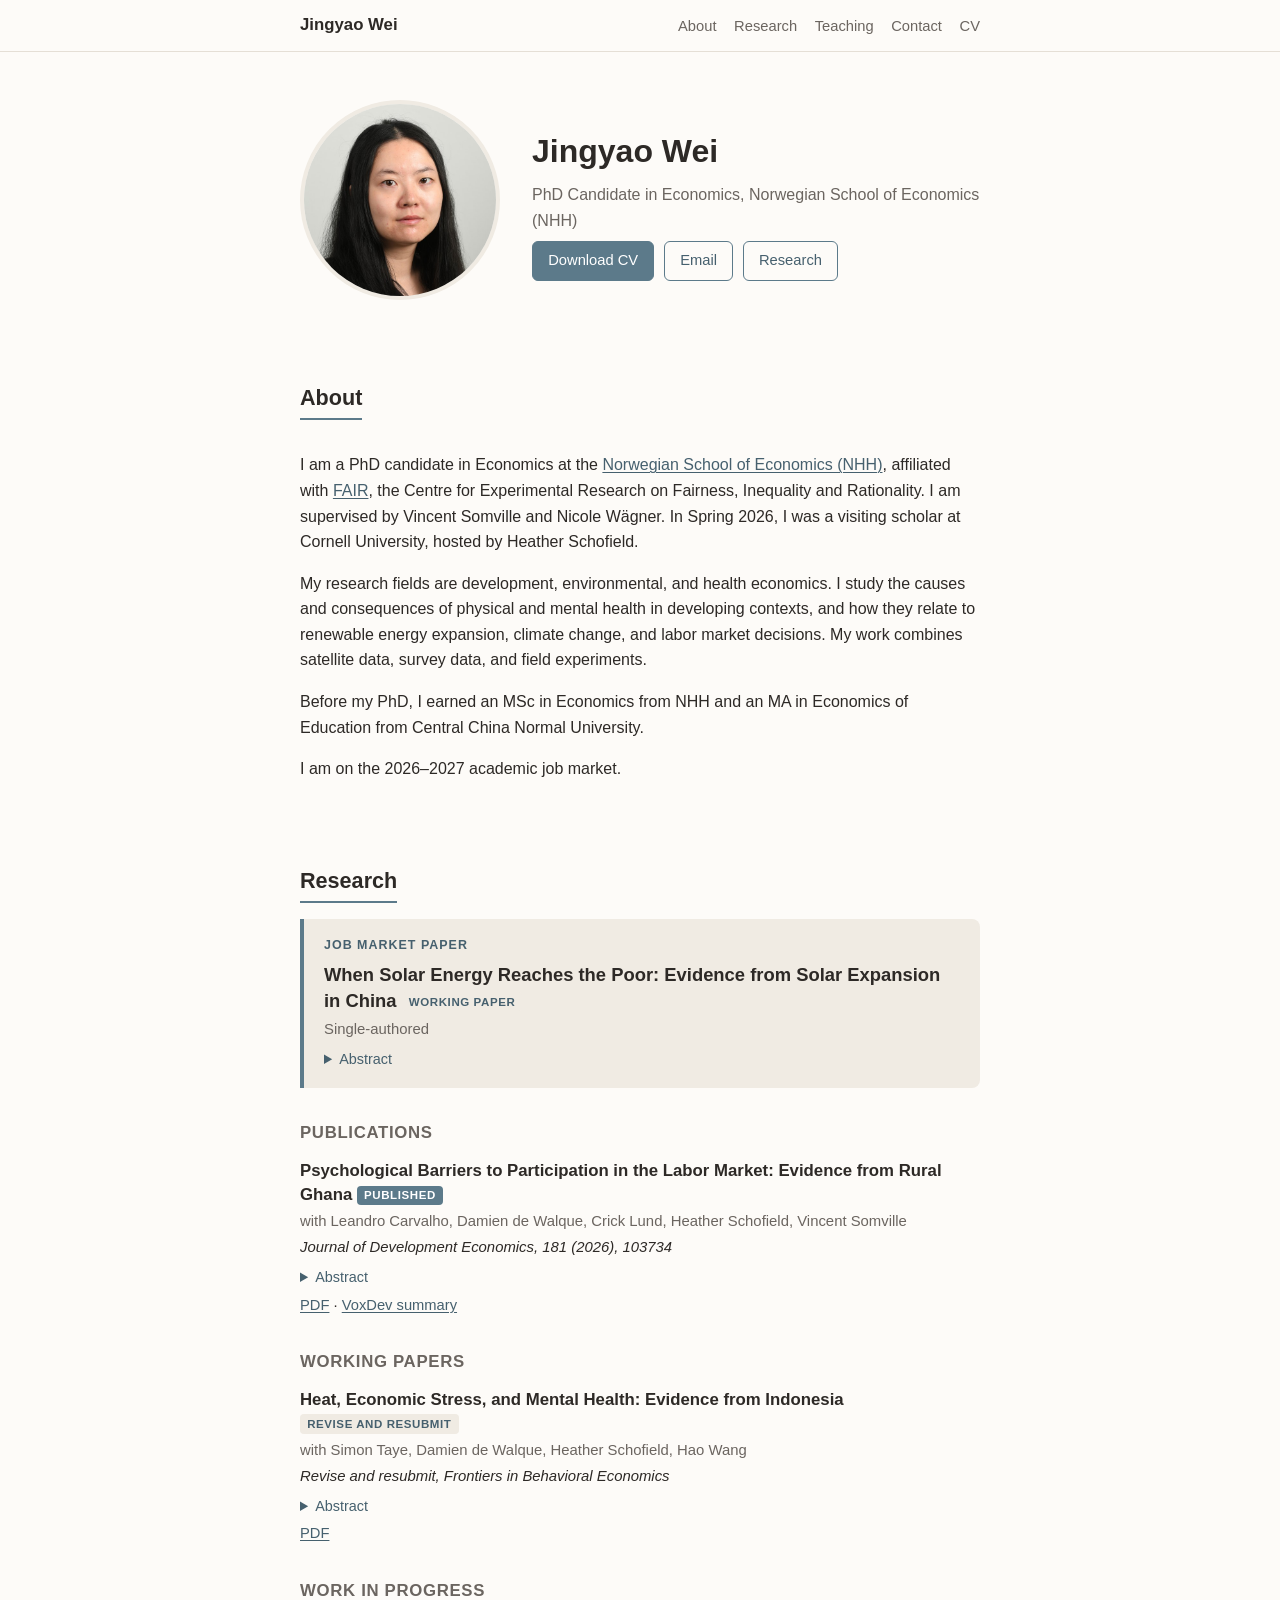
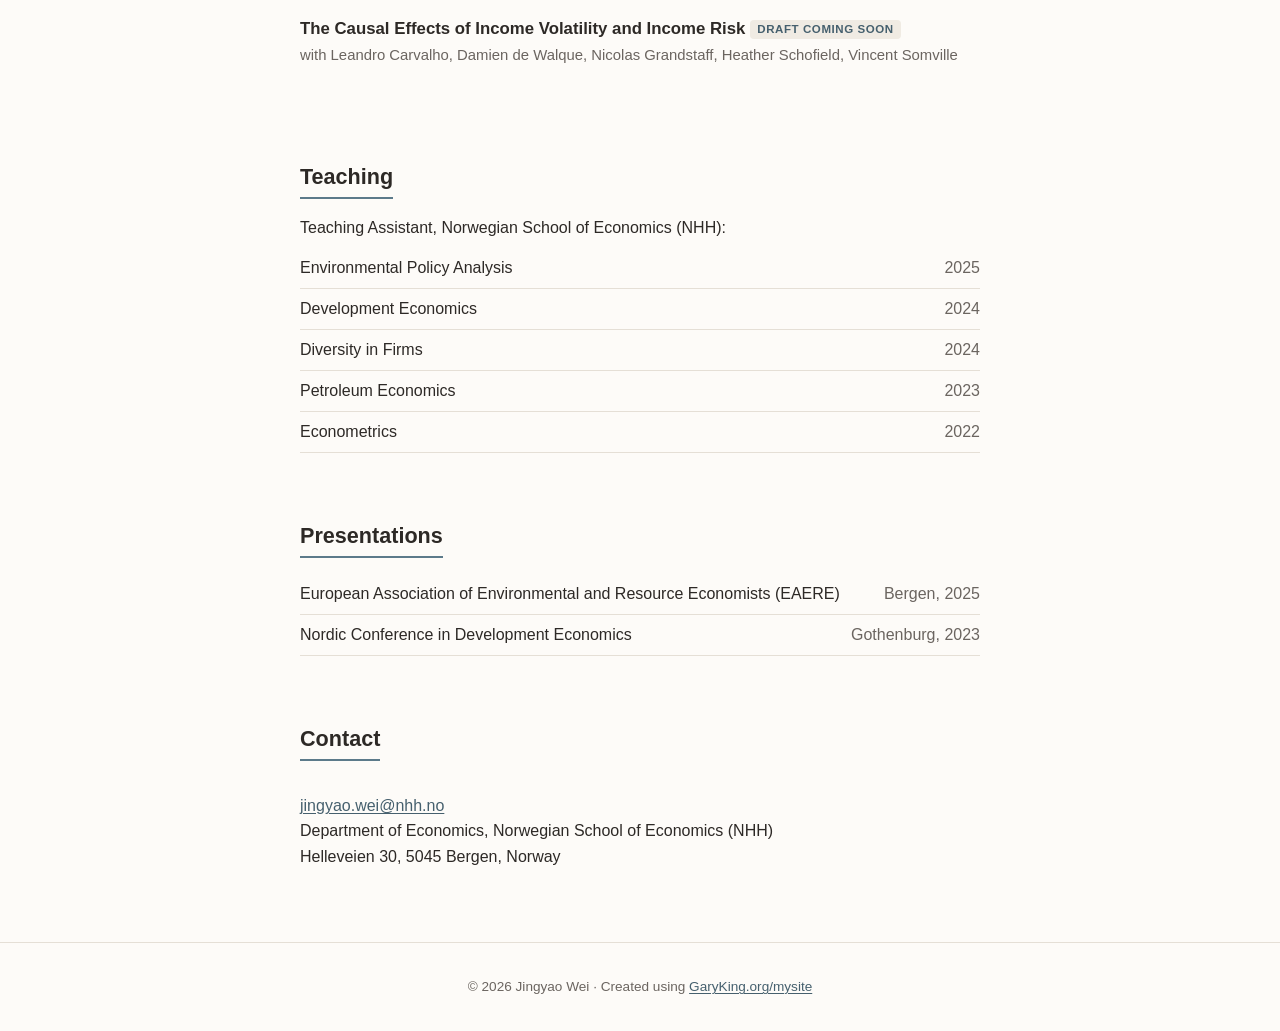
<file: index.html>
<!DOCTYPE html>
<html lang="en">
<head>
	<meta name="generator" content="Hugo 0.139.3">
  <meta charset="utf-8">
  <meta name="viewport" content="width=device-width, initial-scale=1">
  <title>Jingyao Wei | PhD Candidate in Economics, Norwegian School of Economics (NHH)</title>
  <meta name="description" content="Jingyao Wei is a PhD candidate in Economics at NHH working on development, environmental, and health economics.">
  <meta name="keywords" content="Development Economics, Environmental Economics, Health Economics, Jingyao Wei, NHH">
  <meta property="og:title" content="Jingyao Wei">
  <meta property="og:description" content="Jingyao Wei is a PhD candidate in Economics at NHH working on development, environmental, and health economics.">
  <meta property="og:type" content="website">
  
  <link rel="stylesheet" href="/css/main.min.css">
  <link rel="icon" href="/favicon.svg" type="image/svg+xml">
  
  <script type="application/ld+json">
  {
    "@context": "https://schema.org",
    "@type": "Person",
    "name": "Jingyao Wei",
    "email": "mailto:jingyao.wei@nhh.no",
    "jobTitle": "PhD Candidate in Economics",
    "affiliation": {
      "@type": "Organization",
      "name": "Norwegian School of Economics (NHH)"
    }
  }
  </script>
  
</head>
<body>
  <a class="skip-link" href="#about">Skip to content</a>
  <header class="site-header">
    <nav class="nav" aria-label="Main navigation">
      <a class="nav-name" href="#top">Jingyao Wei</a>
      <input type="checkbox" id="nav-toggle" class="nav-toggle" aria-hidden="true">
      <label for="nav-toggle" class="nav-toggle-label" aria-label="Toggle menu"><span></span></label>
      <ul class="nav-links">
        <li><a href="#about">About</a></li>
        <li><a href="#research">Research</a></li>
        <li><a href="#teaching">Teaching</a></li>
        <li><a href="#contact">Contact</a></li>
        <li><a href="/files/cv.pdf">CV</a></li>
      </ul>
    </nav>
  </header>

  <main id="main">
    


<section class="hero" id="top">
  <div class="hero-photo">
    <img src="/images/photo.jpg" alt="Portrait of Jingyao Wei" width="220" height="220" loading="eager">
  </div>
  <div class="hero-text">
    <h1>Jingyao Wei</h1>
    <p class="hero-title">PhD Candidate in Economics, Norwegian School of Economics (NHH)</p>
    
    <div class="hero-buttons">
      <a class="btn btn-primary" href="/files/cv.pdf">Download CV</a>
      <a class="btn" href="mailto:jingyao.wei@nhh.no">Email</a>
      <a class="btn" href="#research">Research</a>
    </div>
  </div>
</section>


<section id="about" class="section">
  <h2>About</h2>
  <p>I am a PhD candidate in Economics at the <a href="https://www.nhh.no/en/">Norwegian School of Economics (NHH)</a>, affiliated with <a href="https://www.nhh.no/en/research-centres/fair/">FAIR</a>, the Centre for Experimental Research on Fairness, Inequality and Rationality. I am supervised by Vincent Somville and Nicole Wägner. In Spring 2026, I was a visiting scholar at Cornell University, hosted by Heather Schofield.</p>
<p>My research fields are development, environmental, and health economics. I study the causes and consequences of physical and mental health in developing contexts, and how they relate to renewable energy expansion, climate change, and labor market decisions. My work combines satellite data, survey data, and field experiments.</p>
<p>Before my PhD, I earned an MSc in Economics from NHH and an MA in Economics of Education from Central China Normal University.</p>
<p>I am on the 2026–2027 academic job market.</p>

</section>


<section id="research" class="section">
  <h2>Research</h2>

  
  <div class="jmp-card">
    <p class="jmp-label">Job Market Paper</p>
    <h3 class="paper-title">When Solar Energy Reaches the Poor: Evidence from Solar Expansion in China <span class="badge">working paper</span></h3>
    <p class="paper-authors">Single-authored</p>
    <details>
      <summary>Abstract</summary>
      <p>I study whether linking solar investment to poverty alleviation can reduce the local environmental costs of solar expansion in China. I use satellite data on 30,023 solar plants to study forest loss around nearby villages. Using a spatial difference-in-differences design, I estimate that annual forest loss near these villages rises by 7.7 percent after the first nearby plant appears in satellite imagery, relative to changes in forest farther away. The estimated increase is larger in lower-income counties. I then study China&#39;s Solar Energy Poverty Alleviation Program (SEPAP), which financed solar stations and assigned their revenues to poor households and villages. Using the same spatial design, I estimate a 10.7 percent decline in forest loss near host villages after the program began in 2014. To examine possible mechanisms, I use household panel data and a difference-in-differences design based on SEPAP county designation in 2014 and 2016. The share of households reporting firewood as their main cooking fuel falls by about 7 percent, while the share reporting electricity rises by 46 percent. Children&#39;s reported respiratory illness also declines by about 17 percent, with no detectable changes in other reported diseases. This decline is larger among children who spent more time on household chores before designation. These patterns are consistent with reduced firewood reliance and lower exposure to indoor smoke. The findings suggest that solar development linked to poverty alleviation can benefit local forests and children&#39;s health.</p>
    </details>
    
  </div>
  

  
  <h3 class="group-heading">Publications</h3>
  
  <div class="paper">
    <h4 class="paper-title">Psychological Barriers to Participation in the Labor Market: Evidence from Rural Ghana <span class="badge badge-pub">published</span></h4>
    <p class="paper-authors">with Leandro Carvalho, Damien de Walque, Crick Lund, Heather Schofield, Vincent Somville</p>
    <p class="paper-venue">Journal of Development Economics, 181 (2026), 103734</p>
    <details>
      <summary>Abstract</summary>
      <p>Mental health conditions are strongly associated with lower labor market participation, but the underlying channels remain unclear. We conduct a two-phase study of women in rural Ghana to examine job take-up and work outcomes. In the first phase, we ask whether women would accept cash-for-work jobs during the lean season. Women with depression or anxiety are much more likely to decline work outside the home, but equally likely to accept work-from-home positions. In the second phase, we randomly offer home-based jobs to women willing to work from home. Neither depression nor anxiety predicts work completion, earnings, or quit rates. These findings suggest that barriers to accepting work outside the home help explain the association between mental health and labor market participation, and highlight home-based employment as a potential response.</p>
    </details>
    <p class="paper-links"><a href="https://heatherschofield.net/wp-content/uploads/2026/02/carvalho-et-al-psych-barriers-to-participation-in-the-labor-market.pdf">PDF</a> &middot; <a href="https://voxdev.org/topic/labour-markets/how-mental-health-affects-womens-labour-force-participation-ghana">VoxDev summary</a></p>
  </div>
  
  

  
  <h3 class="group-heading">Working Papers</h3>
  
  <div class="paper">
    <h4 class="paper-title">Heat, Economic Stress, and Mental Health: Evidence from Indonesia <span class="badge">revise and resubmit</span></h4>
    <p class="paper-authors">with Simon Taye, Damien de Walque, Heather Schofield, Hao Wang</p>
    <p class="paper-venue">Revise and resubmit, Frontiers in Behavioral Economics</p>
    <details>
      <summary>Abstract</summary>
      <p>Evidence on the relationship between heat and mental health varies across populations. We examine whether underlying economic stress explains this heterogeneity using panel data from Indonesia and three types of economic shocks: income losses driven by international palm oil price changes, sudden large increases in fuel costs, and job loss. In the general population, we find no association between temperature and depressive symptoms, measured using the CES-D scale, and can rule out even small harmful effects. Among those experiencing negative economic shocks, however, heat is associated with increases in depressive symptoms of 0.044–0.09 standard deviations per degree Celsius. As climate change increases both the frequency of extreme heat and the prevalence of economic shocks, our findings suggest that the psychological toll of a warming climate will be concentrated among the most economically vulnerable.</p>
    </details>
    <p class="paper-links"><a href="/papers/wei-taye-dewalque-schofield-wang-heat-mental-health.pdf">PDF</a></p>
  </div>
  
  

  
  <h3 class="group-heading">Work in Progress</h3>
  
  <div class="paper">
    <h4 class="paper-title">The Causal Effects of Income Volatility and Income Risk <span class="badge">draft coming soon</span></h4>
    <p class="paper-authors">with Leandro Carvalho, Damien de Walque, Nicolas Grandstaff, Heather Schofield, Vincent Somville</p>
  </div>
  
  
</section>


<section id="teaching" class="section">
  <h2>Teaching</h2>
  <p class="teaching-intro">Teaching Assistant, Norwegian School of Economics (NHH):</p>
  <ul class="teaching-list">
    
    <li><span class="course">Environmental Policy Analysis</span> <span class="term">2025</span></li>
    
    <li><span class="course">Development Economics</span> <span class="term">2024</span></li>
    
    <li><span class="course">Diversity in Firms</span> <span class="term">2024</span></li>
    
    <li><span class="course">Petroleum Economics</span> <span class="term">2023</span></li>
    
    <li><span class="course">Econometrics</span> <span class="term">2022</span></li>
    
  </ul>
</section>


<section id="presentations" class="section">
  <h2>Presentations</h2>
  <ul class="teaching-list">
    
    <li><span class="course">European Association of Environmental and Resource Economists (EAERE)</span> <span class="term">Bergen, 2025</span></li>
    
    <li><span class="course">Nordic Conference in Development Economics</span> <span class="term">Gothenburg, 2023</span></li>
    
  </ul>
</section>


<section id="contact" class="section">
  <h2>Contact</h2>
  <p>
    <a href="mailto:jingyao.wei@nhh.no">jingyao.wei@nhh.no</a><br>
    Department of Economics, Norwegian School of Economics (NHH)<br>
    Helleveien 30, 5045 Bergen, Norway
  </p>
</section>


  </main>

  <footer class="site-footer">
    <p>&copy; 2026 Jingyao Wei &middot; Created using <a href="https://garyking.org/mysite">GaryKing.org/mysite</a></p>
  </footer>
</body>
</html>
</file>
<file: css/main.min.css>
:root{--bg:#fdfbf8;--text:#2d2926;--muted:#6b6560;--accent:#5c7a8a;--accent-dark:#46606e;--highlight-bg:#f0ebe3;--border:#e5dfd6;--max-width:720px}*{box-sizing:border-box}html{scroll-behavior:smooth;scroll-padding-top:4.5rem}@media(prefers-reduced-motion:reduce){html{scroll-behavior:auto}*{transition:none!important}}body{margin:0;background:var(--bg);color:var(--text);font-family:-apple-system,BlinkMacSystemFont,segoe ui,Roboto,Helvetica,Arial,sans-serif;font-size:1rem;line-height:1.6}a{color:var(--accent-dark);text-decoration-thickness:1px;text-underline-offset:2px}a:hover{color:var(--accent)}.skip-link{position:absolute;left:-9999px;background:var(--accent-dark);color:#fff;padding:.5rem 1rem;z-index:100}.skip-link:focus{left:.5rem;top:.5rem}.site-header{position:sticky;top:0;background:rgba(253,251,248,.95);backdrop-filter:blur(6px);border-bottom:1px solid var(--border);z-index:50}.nav{max-width:var(--max-width);margin:0 auto;padding:.75rem 1.25rem;display:flex;align-items:center;justify-content:space-between;flex-wrap:wrap}.nav-name{font-weight:700;text-decoration:none;color:var(--text);font-size:1.05rem}.nav-links{list-style:none;display:flex;gap:1.1rem;margin:0;padding:0}.nav-links a{text-decoration:none;color:var(--muted);font-size:.92rem}.nav-links a:hover{color:var(--accent-dark)}.nav-toggle{display:none}.nav-toggle-label{display:none;cursor:pointer;padding:.4rem}.nav-toggle-label span,.nav-toggle-label span::before,.nav-toggle-label span::after{display:block;background:var(--text);height:2px;width:22px;position:relative;content:""}.nav-toggle-label span::before{position:absolute;top:-7px}.nav-toggle-label span::after{position:absolute;top:7px}@media(max-width:600px){.nav-toggle-label{display:block}.nav-links{display:none;width:100%;flex-direction:column;gap:.6rem;padding:.75rem 0 .25rem}.nav-toggle:checked~.nav-links{display:flex}}main{max-width:var(--max-width);margin:0 auto;padding:0 1.25rem}.section{padding:2.5rem 0 .5rem}h2{font-size:1.35rem;border-bottom:2px solid var(--accent);display:inline-block;padding-bottom:.15rem;margin-bottom:1rem}.hero{display:flex;align-items:center;gap:2rem;padding:3rem 0 1rem}.hero-photo img{border-radius:50%;width:200px;height:200px;object-fit:cover;border:4px solid var(--highlight-bg)}.hero-text h1{margin:0 0 .3rem;font-size:2rem}.hero-title{margin:0 0 .5rem;color:var(--muted);font-weight:500}.hero-tagline{margin:0 0 1.1rem;font-size:1.02rem}.hero-buttons{display:flex;gap:.6rem;flex-wrap:wrap}.btn{display:inline-block;padding:.45rem .95rem;border:1.5px solid var(--accent);border-radius:6px;text-decoration:none;color:var(--accent-dark);font-size:.92rem;font-weight:500}.btn:hover{background:var(--highlight-bg)}.btn-primary{background:var(--accent);color:#fff}.btn-primary:hover{background:var(--accent-dark);color:#fff}@media(max-width:600px){.hero{flex-direction:column;text-align:center;padding-top:2rem}.hero-buttons{justify-content:center}}.group-heading{font-size:1.05rem;color:var(--muted);text-transform:uppercase;letter-spacing:.04em;margin:2rem 0 .75rem}.paper{margin-bottom:1.6rem}.paper-title{margin:0 0 .25rem;font-size:1.05rem;line-height:1.4}.paper-authors{margin:0 0 .15rem;color:var(--muted);font-size:.93rem}.paper-venue{margin:0 0 .25rem;font-style:italic;font-size:.93rem}.paper-links{margin:.3rem 0 0;font-size:.92rem}.badge{display:inline-block;font-size:.72rem;text-transform:uppercase;letter-spacing:.05em;background:var(--highlight-bg);color:var(--accent-dark);border-radius:4px;padding:.1rem .45rem;vertical-align:middle;font-weight:600;white-space:nowrap}.badge-pub{background:var(--accent);color:#fff}.jmp-card{border-left:4px solid var(--accent);background:var(--highlight-bg);border-radius:0 8px 8px 0;padding:1.1rem 1.25rem;margin-bottom:1.5rem}.jmp-label{margin:0 0 .35rem;font-size:.78rem;text-transform:uppercase;letter-spacing:.08em;font-weight:700;color:var(--accent-dark)}.jmp-card .paper-title{font-size:1.15rem;margin-bottom:.3rem}details{margin-top:.35rem}details summary{cursor:pointer;font-size:.9rem;color:var(--accent-dark);font-weight:500}details p{font-size:.93rem;color:var(--text);margin:.5rem 0 0;padding-left:.9rem;border-left:2px solid var(--border)}.teaching-intro{margin:0 0 .5rem}.teaching-list{list-style:none;margin:0;padding:0}.teaching-list li{display:flex;justify-content:space-between;gap:1rem;padding:.45rem 0;border-bottom:1px solid var(--border)}.teaching-list .term{color:var(--muted);white-space:nowrap}.site-footer{margin-top:3rem;border-top:1px solid var(--border);padding:1.25rem;text-align:center;font-size:.85rem;color:var(--muted)}
</file>
